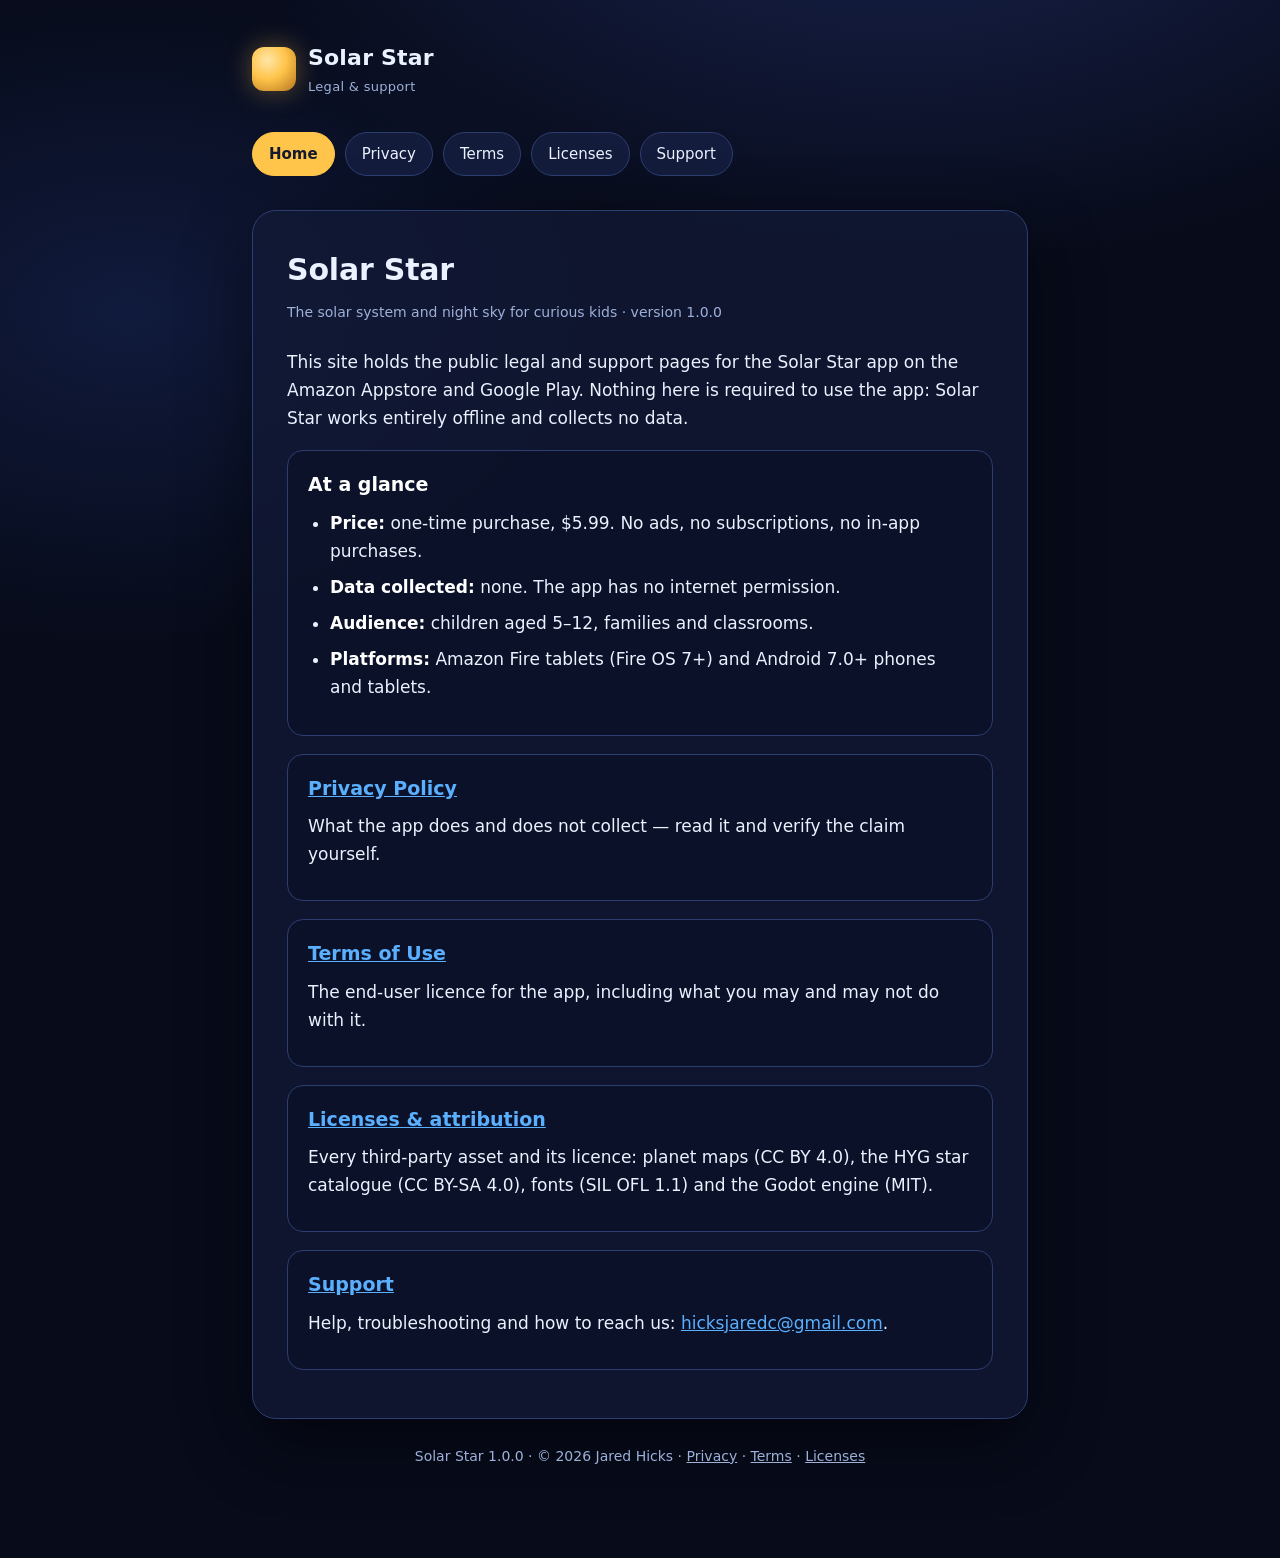
<file: index.html>
<!doctype html>
<html lang="en">
<head>
<meta charset="utf-8">
<meta name="viewport" content="width=device-width, initial-scale=1">
<title>Solar Star — Legal &amp; support</title>
<meta name="description" content="Privacy policy, terms of use, licences and support for the Solar Star kids' astronomy app.">
<link rel="stylesheet" href="style.css">
</head>
<body>
<div class="wrap">
  <header class="brand">
    <div class="mark" aria-hidden="true"></div>
    <h1>Solar Star<span>Legal &amp; support</span></h1>
  </header>

  <nav class="pills">
    <a href="index.html" aria-current="page">Home</a>
    <a href="privacy.html">Privacy</a>
    <a href="terms.html">Terms</a>
    <a href="licenses.html">Licenses</a>
    <a href="support.html">Support</a>
  </nav>

  <main>
    <h2>Solar Star</h2>
    <p class="updated">The solar system and night sky for curious kids &middot; version 1.0.0</p>

    <p>This site holds the public legal and support pages for the Solar Star app on the Amazon
      Appstore and Google Play. Nothing here is required to use the app: Solar Star works entirely
      offline and collects no data.</p>

    <div class="card">
      <h3>At a glance</h3>
      <ul>
        <li><strong>Price:</strong> one-time purchase, $5.99. No ads, no subscriptions, no in-app
          purchases.</li>
        <li><strong>Data collected:</strong> none. The app has no internet permission.</li>
        <li><strong>Audience:</strong> children aged 5&ndash;12, families and classrooms.</li>
        <li><strong>Platforms:</strong> Amazon Fire tablets (Fire OS 7+) and Android 7.0+
          phones and tablets.</li>
      </ul>
    </div>

    <div class="card">
      <h3><a href="privacy.html">Privacy Policy</a></h3>
      <p>What the app does and does not collect &mdash; read it and verify the claim yourself.</p>
    </div>

    <div class="card">
      <h3><a href="terms.html">Terms of Use</a></h3>
      <p>The end-user licence for the app, including what you may and may not do with it.</p>
    </div>

    <div class="card">
      <h3><a href="licenses.html">Licenses &amp; attribution</a></h3>
      <p>Every third-party asset and its licence: planet maps (CC BY 4.0), the HYG star catalogue
      (CC BY-SA 4.0), fonts (SIL OFL 1.1) and the Godot engine (MIT).</p>
    </div>

    <div class="card">
      <h3><a href="support.html">Support</a></h3>
      <p>Help, troubleshooting and how to reach us: <a href="mailto:hicksjaredc@gmail.com">hicksjaredc@gmail.com</a>.</p>
    </div>
  </main>

  <footer>
    Solar Star 1.0.0 &middot; &copy; 2026 Jared Hicks &middot;
    <a href="privacy.html">Privacy</a> &middot; <a href="terms.html">Terms</a> &middot;
    <a href="licenses.html">Licenses</a>
  </footer>
</div>
</body>
</html>
</file>
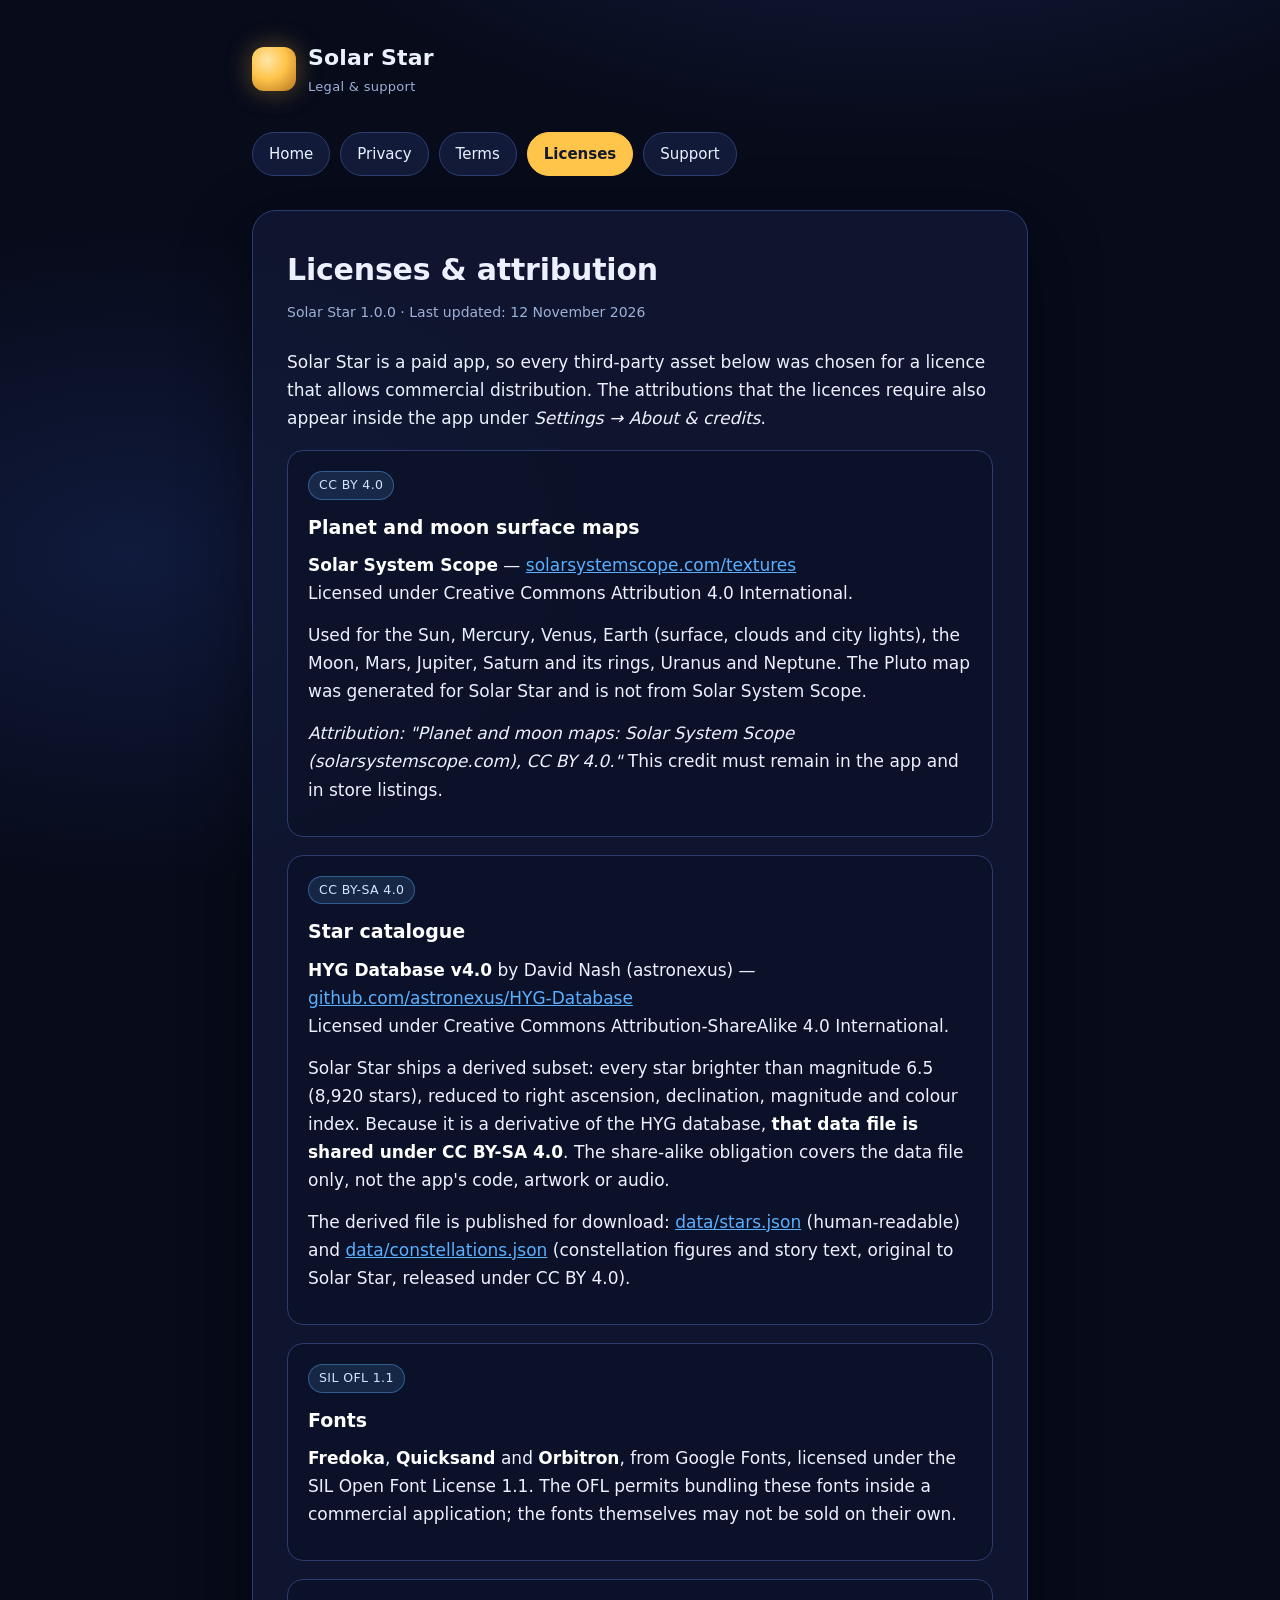
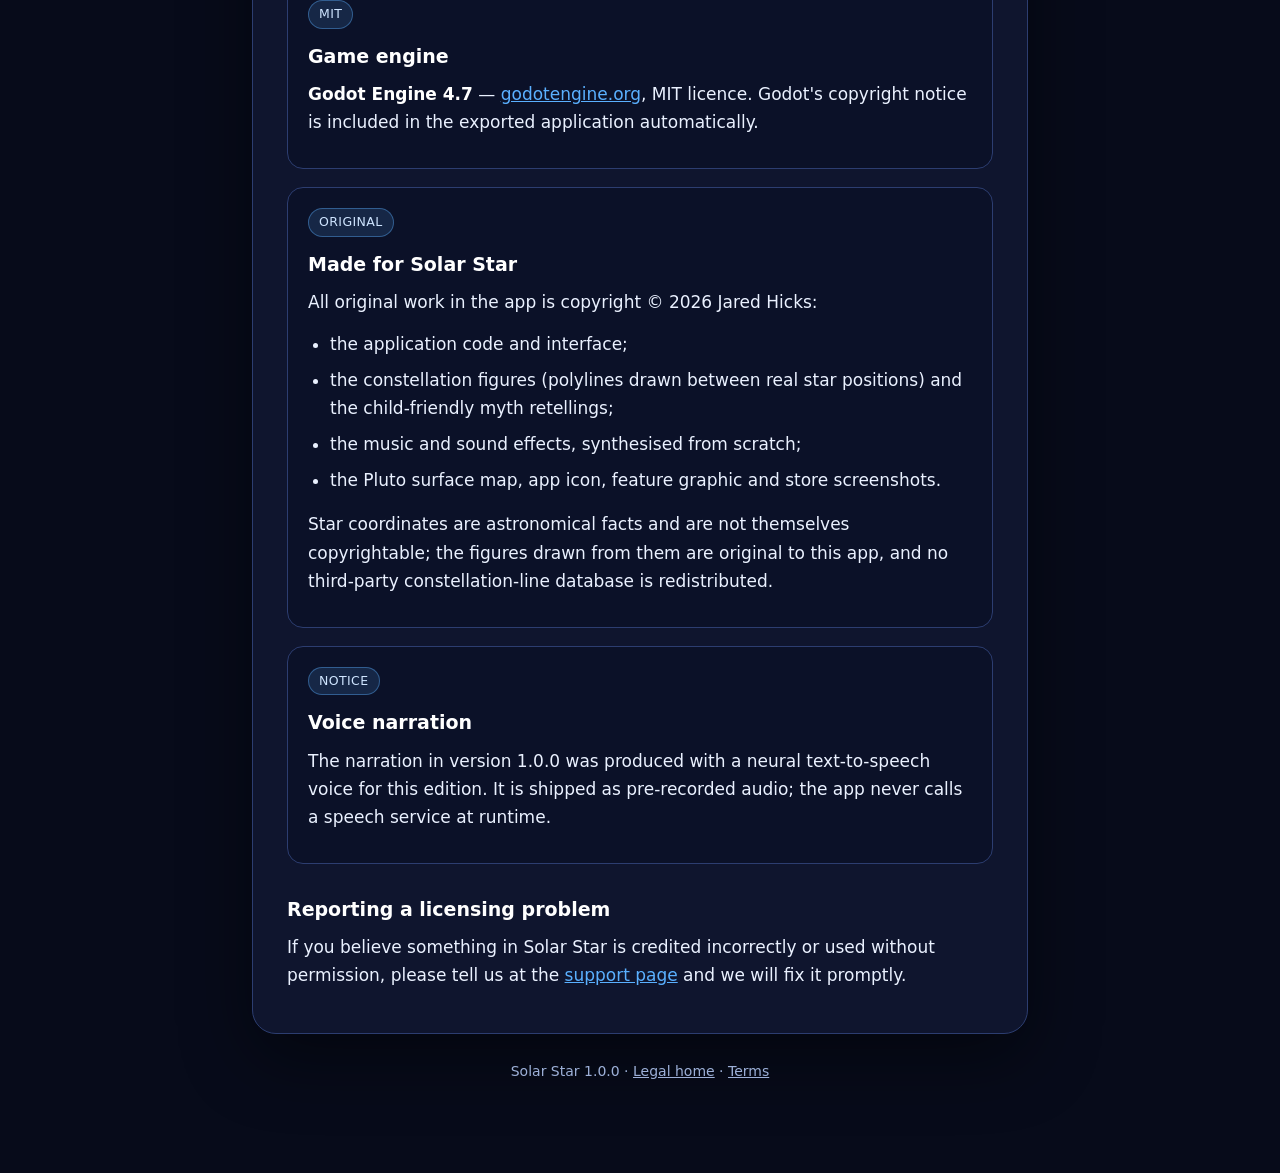
<file: licenses.html>
<!doctype html>
<html lang="en">
<head>
<meta charset="utf-8">
<meta name="viewport" content="width=device-width, initial-scale=1">
<title>Solar Star — Licenses and attribution</title>
<meta name="description" content="Third-party licences and attribution for Solar Star: planet maps, star catalogue, fonts and engine.">
<link rel="stylesheet" href="style.css">
</head>
<body>
<div class="wrap">
  <header class="brand">
    <div class="mark" aria-hidden="true"></div>
    <h1>Solar Star<span>Legal &amp; support</span></h1>
  </header>

  <nav class="pills">
    <a href="index.html">Home</a>
    <a href="privacy.html">Privacy</a>
    <a href="terms.html">Terms</a>
    <a href="licenses.html" aria-current="page">Licenses</a>
    <a href="support.html">Support</a>
  </nav>

  <main>
    <h2>Licenses &amp; attribution</h2>
    <p class="updated">Solar Star 1.0.0 &middot; Last updated: 12 November 2026</p>

    <p>Solar Star is a paid app, so every third-party asset below was chosen for a licence that
    allows commercial distribution. The attributions that the licences require also appear inside
    the app under <em>Settings &rarr; About &amp; credits</em>.</p>

    <div class="card">
      <span class="tag">CC BY 4.0</span>
      <h3>Planet and moon surface maps</h3>
      <p><strong>Solar System Scope</strong> &mdash;
        <a href="https://www.solarsystemscope.com/textures/">solarsystemscope.com/textures</a><br>
        Licensed under Creative Commons Attribution 4.0 International.</p>
      <p>Used for the Sun, Mercury, Venus, Earth (surface, clouds and city lights), the Moon, Mars,
        Jupiter, Saturn and its rings, Uranus and Neptune. The Pluto map was generated for Solar
        Star and is not from Solar System Scope.</p>
      <p><em>Attribution: "Planet and moon maps: Solar System Scope (solarsystemscope.com), CC BY
        4.0."</em> This credit must remain in the app and in store listings.</p>
    </div>

    <div class="card">
      <span class="tag">CC BY-SA 4.0</span>
      <h3>Star catalogue</h3>
      <p><strong>HYG Database v4.0</strong> by David Nash (astronexus) &mdash;
        <a href="https://github.com/astronexus/HYG-Database">github.com/astronexus/HYG-Database</a><br>
        Licensed under Creative Commons Attribution-ShareAlike 4.0 International.</p>
      <p>Solar Star ships a derived subset: every star brighter than magnitude 6.5 (8,920 stars),
        reduced to right ascension, declination, magnitude and colour index. Because it is a
        derivative of the HYG database, <strong>that data file is shared under CC BY-SA 4.0</strong>.
        The share-alike obligation covers the data file only, not the app's code, artwork or audio.</p>
      <p>The derived file is published for download:
        <a href="data/stars.json">data/stars.json</a> (human-readable) and
        <a href="data/constellations.json">data/constellations.json</a> (constellation figures and
        story text, original to Solar Star, released under CC BY 4.0).</p>
    </div>

    <div class="card">
      <span class="tag">SIL OFL 1.1</span>
      <h3>Fonts</h3>
      <p><strong>Fredoka</strong>, <strong>Quicksand</strong> and <strong>Orbitron</strong>, from
        Google Fonts, licensed under the SIL Open Font License 1.1. The OFL permits bundling these
        fonts inside a commercial application; the fonts themselves may not be sold on their own.</p>
    </div>

    <div class="card">
      <span class="tag">MIT</span>
      <h3>Game engine</h3>
      <p><strong>Godot Engine 4.7</strong> &mdash; <a href="https://godotengine.org">godotengine.org</a>,
        MIT licence. Godot's copyright notice is included in the exported application
        automatically.</p>
    </div>

    <div class="card">
      <span class="tag">Original</span>
      <h3>Made for Solar Star</h3>
      <p>All original work in the app is copyright &copy; 2026 Jared Hicks:</p>
      <ul>
        <li>the application code and interface;</li>
        <li>the constellation figures (polylines drawn between real star positions) and the
          child-friendly myth retellings;</li>
        <li>the music and sound effects, synthesised from scratch;</li>
        <li>the Pluto surface map, app icon, feature graphic and store screenshots.</li>
      </ul>
      <p>Star coordinates are astronomical facts and are not themselves copyrightable; the figures
        drawn from them are original to this app, and no third-party constellation-line database is
        redistributed.</p>
    </div>

    <div class="card">
      <span class="tag">Notice</span>
      <h3>Voice narration</h3>
      <p>The narration in version 1.0.0 was produced with a neural text-to-speech voice for this
        edition. It is shipped as pre-recorded audio; the app never calls a speech service at
        runtime.</p>
    </div>

    <h3>Reporting a licensing problem</h3>
    <p>If you believe something in Solar Star is credited incorrectly or used without permission,
    please tell us at the <a href="support.html">support page</a> and we will fix it promptly.</p>
  </main>

  <footer>
    Solar Star 1.0.0 &middot; <a href="index.html">Legal home</a> &middot;
    <a href="terms.html">Terms</a>
  </footer>
</div>
</body>
</html>
</file>
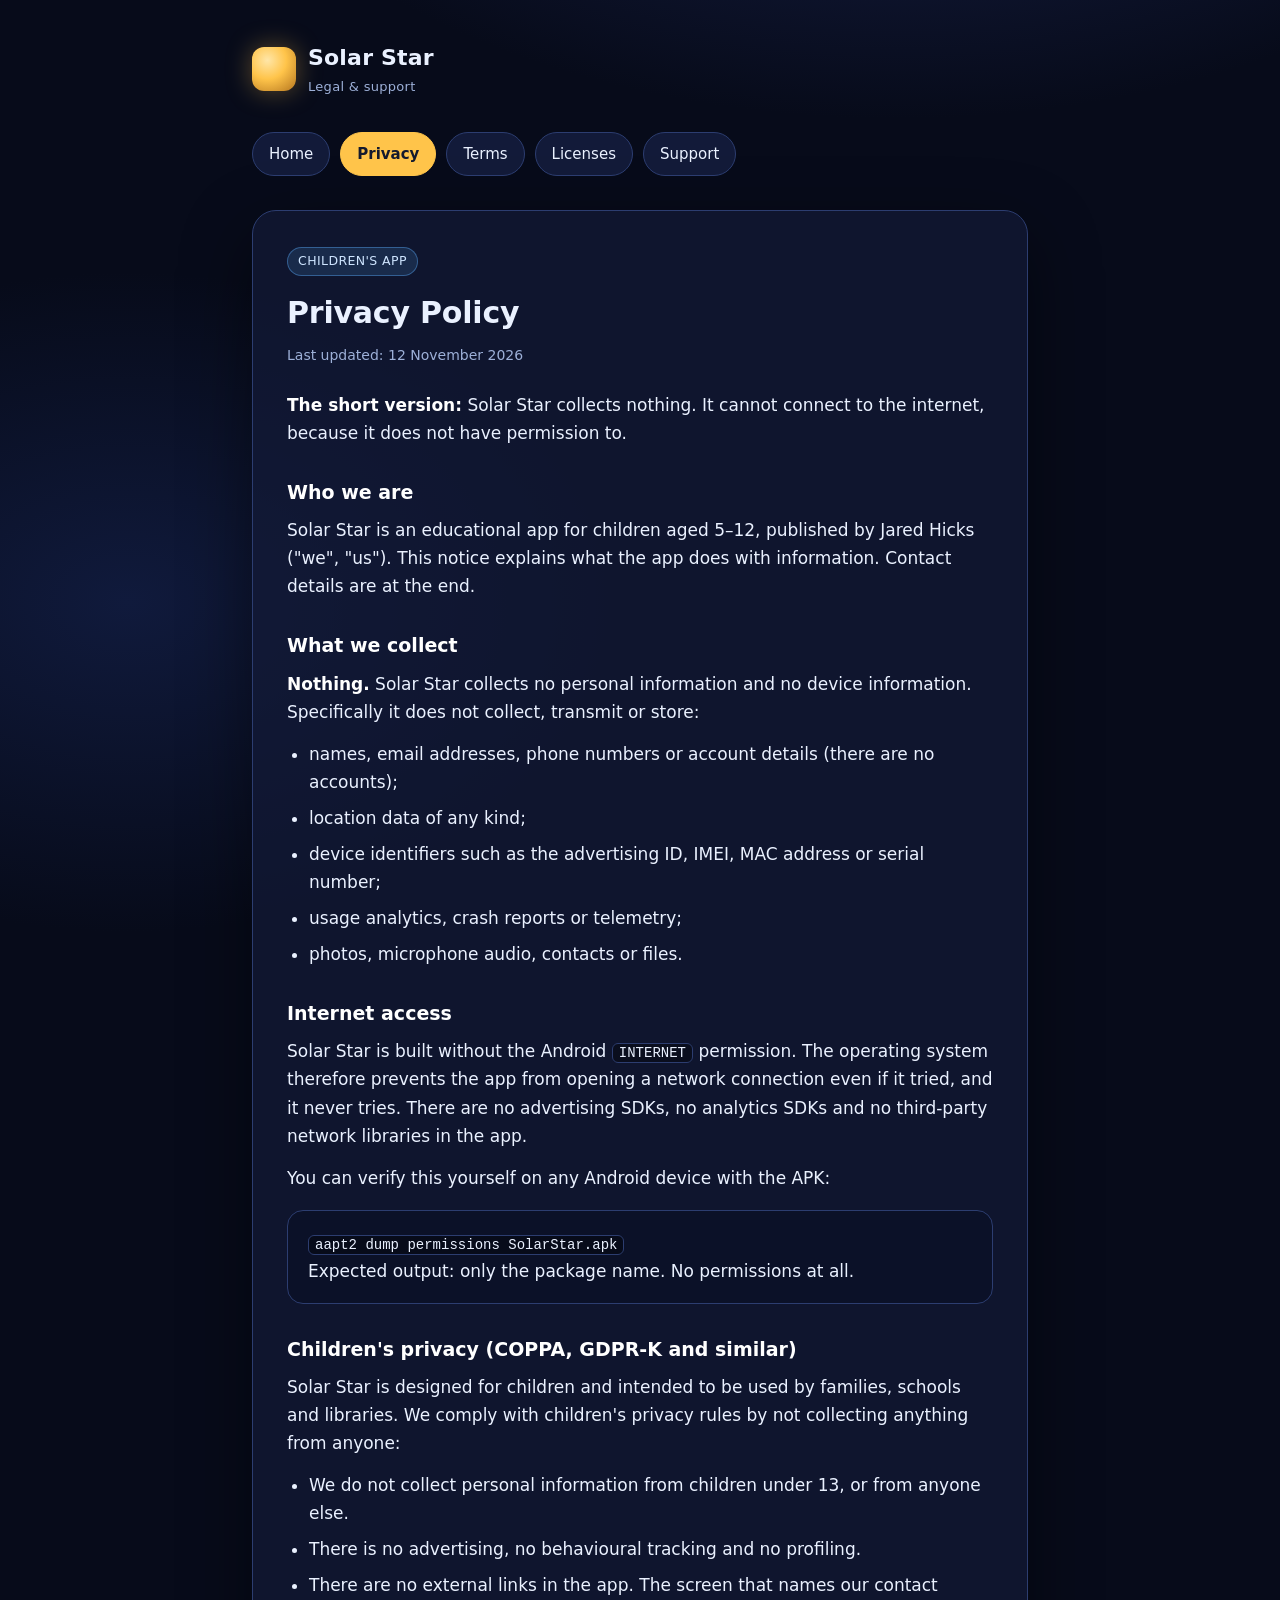
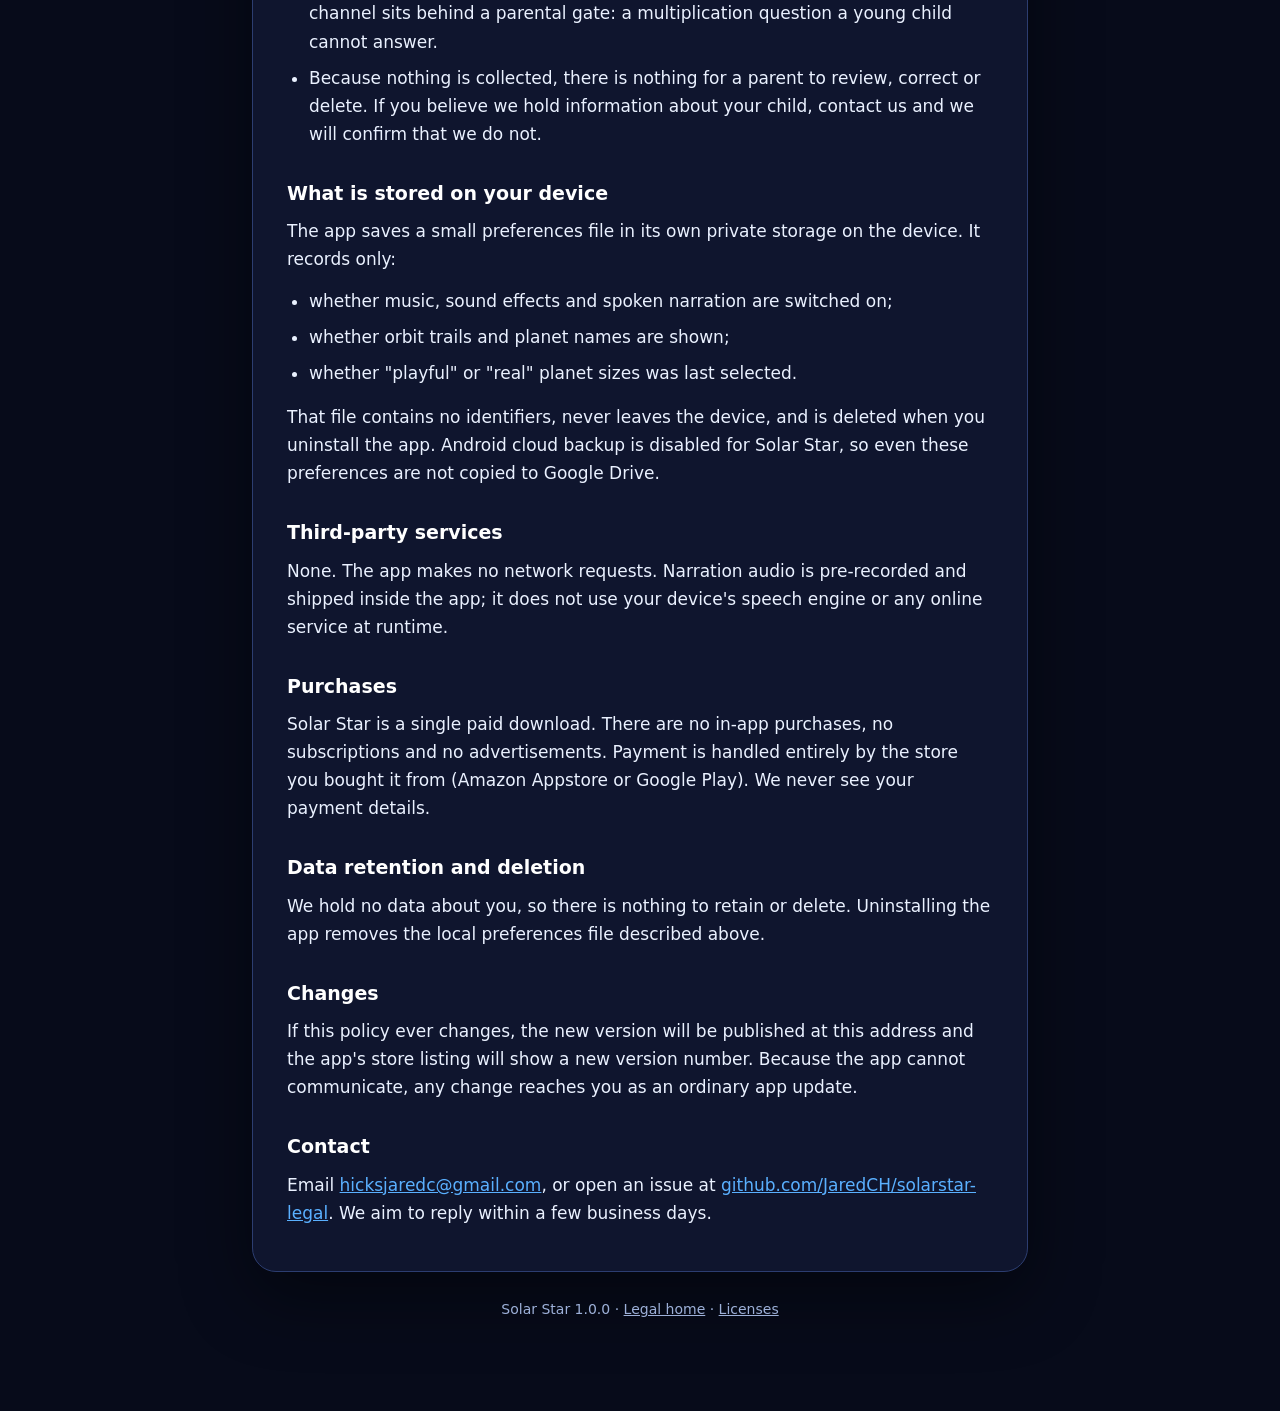
<file: privacy.html>
<!doctype html>
<html lang="en">
<head>
<meta charset="utf-8">
<meta name="viewport" content="width=device-width, initial-scale=1">
<title>Solar Star — Privacy Policy</title>
<meta name="description" content="Solar Star collects no data. It has no internet permission, no ads and no tracking.">
<link rel="stylesheet" href="style.css">
</head>
<body>
<div class="wrap">
  <header class="brand">
    <div class="mark" aria-hidden="true"></div>
    <h1>Solar Star<span>Legal &amp; support</span></h1>
  </header>

  <nav class="pills">
    <a href="index.html">Home</a>
    <a href="privacy.html" aria-current="page">Privacy</a>
    <a href="terms.html">Terms</a>
    <a href="licenses.html">Licenses</a>
    <a href="support.html">Support</a>
  </nav>

  <main>
    <span class="tag">Children's app</span>
    <h2>Privacy Policy</h2>
    <p class="updated">Last updated: 12 November 2026</p>

    <p><strong>The short version:</strong> Solar Star collects nothing. It cannot connect to the
    internet, because it does not have permission to.</p>

    <h3>Who we are</h3>
    <p>Solar Star is an educational app for children aged 5&ndash;12, published by Jared Hicks
    ("we", "us"). This notice explains what the app does with information. Contact details are at
    the end.</p>

    <h3>What we collect</h3>
    <p><strong>Nothing.</strong> Solar Star collects no personal information and no device
    information. Specifically it does not collect, transmit or store:</p>
    <ul>
      <li>names, email addresses, phone numbers or account details (there are no accounts);</li>
      <li>location data of any kind;</li>
      <li>device identifiers such as the advertising ID, IMEI, MAC address or serial number;</li>
      <li>usage analytics, crash reports or telemetry;</li>
      <li>photos, microphone audio, contacts or files.</li>
    </ul>

    <h3>Internet access</h3>
    <p>Solar Star is built without the Android <code>INTERNET</code> permission. The operating
    system therefore prevents the app from opening a network connection even if it tried, and it
    never tries. There are no advertising SDKs, no analytics SDKs and no third-party network
    libraries in the app.</p>
    <p>You can verify this yourself on any Android device with the APK:</p>
    <div class="card">
      <p style="margin:0"><code>aapt2 dump permissions SolarStar.apk</code><br>
      Expected output: only the package name. No permissions at all.</p>
    </div>

    <h3>Children's privacy (COPPA, GDPR-K and similar)</h3>
    <p>Solar Star is designed for children and intended to be used by families, schools and
    libraries. We comply with children's privacy rules by not collecting anything from anyone:</p>
    <ul>
      <li>We do not collect personal information from children under 13, or from anyone else.</li>
      <li>There is no advertising, no behavioural tracking and no profiling.</li>
      <li>There are no external links in the app. The screen that names our contact channel sits
        behind a parental gate: a multiplication question a young child cannot answer.</li>
      <li>Because nothing is collected, there is nothing for a parent to review, correct or
        delete. If you believe we hold information about your child, contact us and we will
        confirm that we do not.</li>
    </ul>

    <h3>What is stored on your device</h3>
    <p>The app saves a small preferences file in its own private storage on the device. It records
    only:</p>
    <ul>
      <li>whether music, sound effects and spoken narration are switched on;</li>
      <li>whether orbit trails and planet names are shown;</li>
      <li>whether "playful" or "real" planet sizes was last selected.</li>
    </ul>
    <p>That file contains no identifiers, never leaves the device, and is deleted when you
    uninstall the app. Android cloud backup is disabled for Solar Star, so even these preferences
    are not copied to Google Drive.</p>

    <h3>Third-party services</h3>
    <p>None. The app makes no network requests. Narration audio is pre-recorded and shipped inside
    the app; it does not use your device's speech engine or any online service at runtime.</p>

    <h3>Purchases</h3>
    <p>Solar Star is a single paid download. There are no in-app purchases, no subscriptions and no
    advertisements. Payment is handled entirely by the store you bought it from (Amazon Appstore or
    Google Play). We never see your payment details.</p>

    <h3>Data retention and deletion</h3>
    <p>We hold no data about you, so there is nothing to retain or delete. Uninstalling the app
    removes the local preferences file described above.</p>

    <h3>Changes</h3>
    <p>If this policy ever changes, the new version will be published at this address and the app's
    store listing will show a new version number. Because the app cannot communicate, any change
    reaches you as an ordinary app update.</p>

    <h3>Contact</h3>
    <p>Email <a href="mailto:hicksjaredc@gmail.com">hicksjaredc@gmail.com</a>, or open an issue at
    <a href="https://github.com/JaredCH/solarstar-legal/issues">github.com/JaredCH/solarstar-legal</a>.
    We aim to reply within a few business days.</p>
  </main>

  <footer>
    Solar Star 1.0.0 &middot; <a href="index.html">Legal home</a> &middot;
    <a href="licenses.html">Licenses</a>
  </footer>
</div>
</body>
</html>
</file>
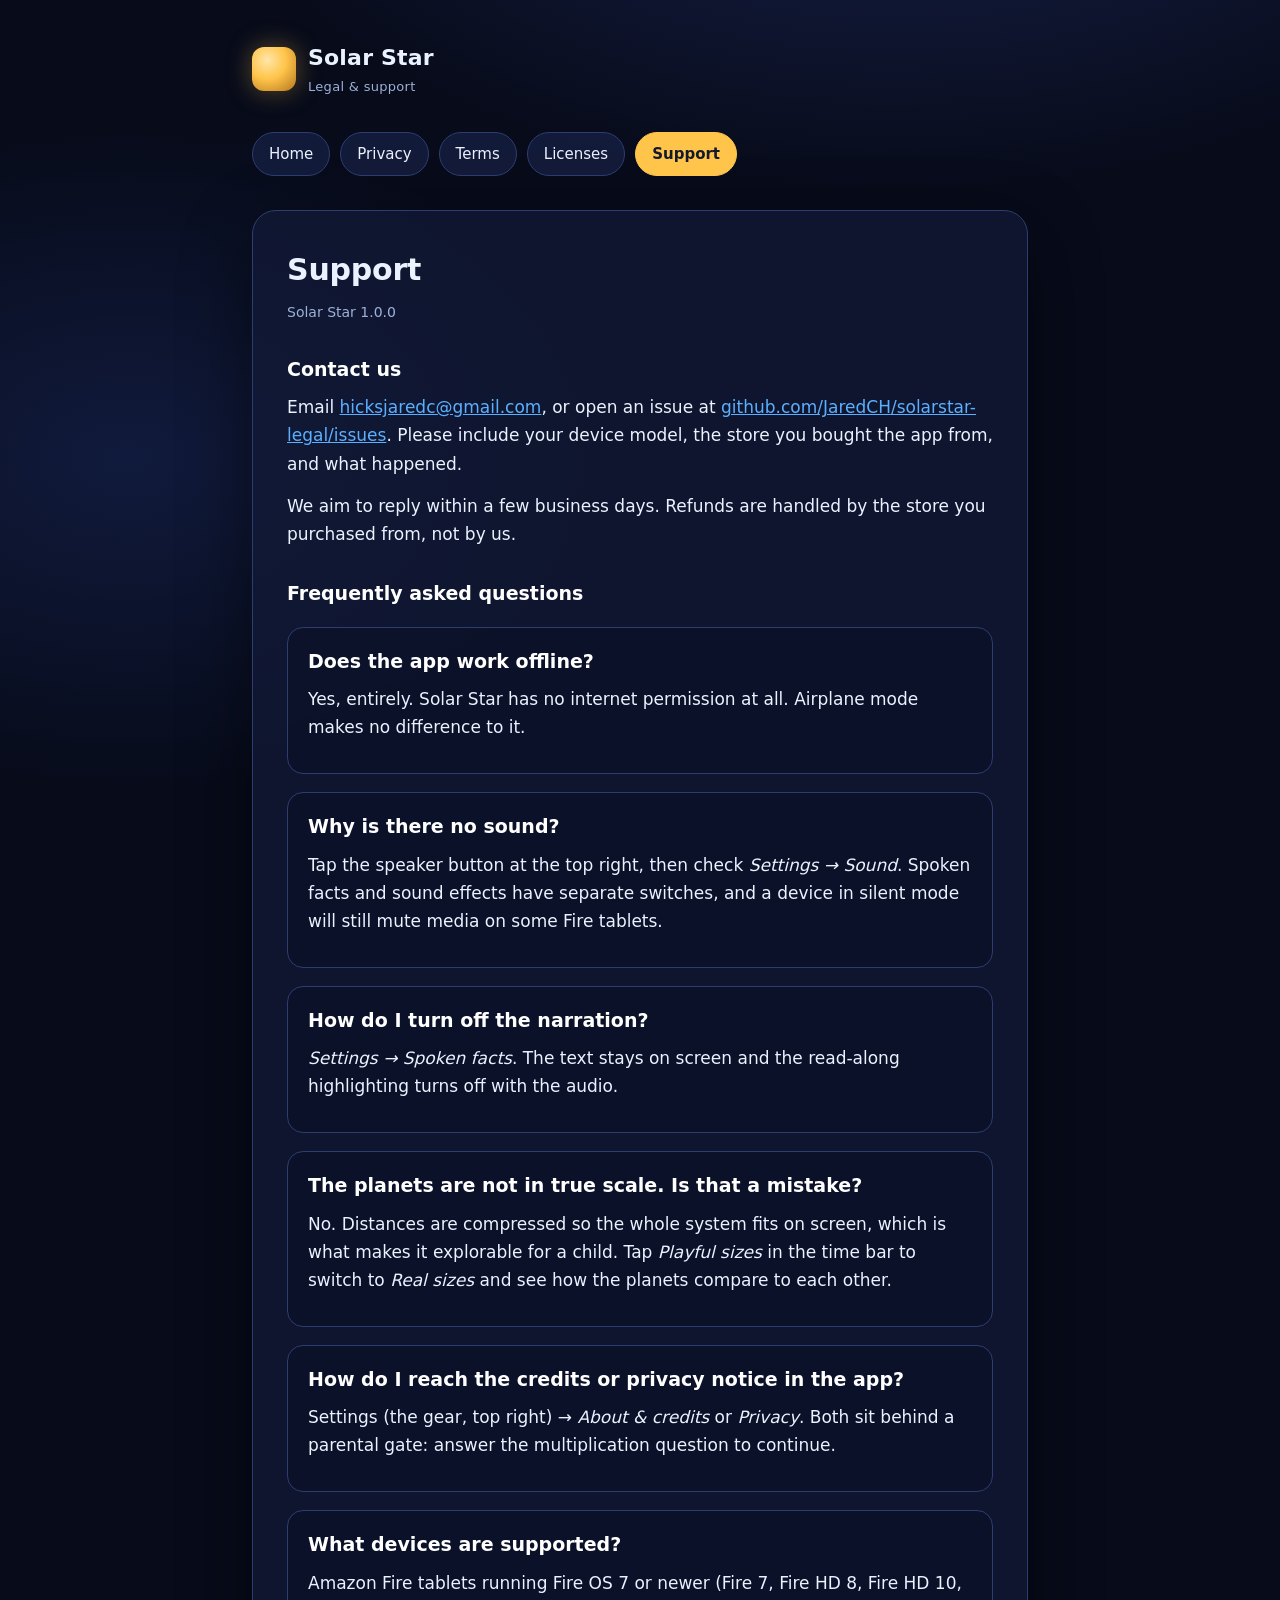
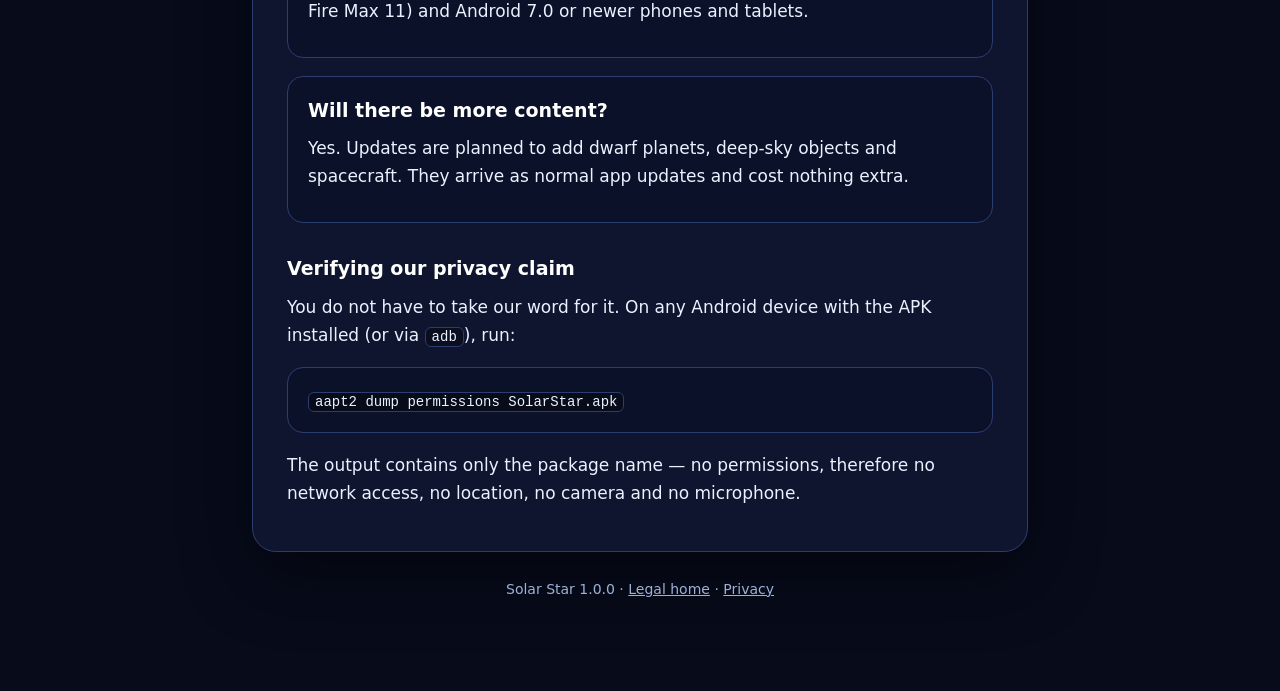
<file: support.html>
<!doctype html>
<html lang="en">
<head>
<meta charset="utf-8">
<meta name="viewport" content="width=device-width, initial-scale=1">
<title>Solar Star — Support</title>
<meta name="description" content="Help and contact for the Solar Star kids' astronomy app.">
<link rel="stylesheet" href="style.css">
</head>
<body>
<div class="wrap">
  <header class="brand">
    <div class="mark" aria-hidden="true"></div>
    <h1>Solar Star<span>Legal &amp; support</span></h1>
  </header>

  <nav class="pills">
    <a href="index.html">Home</a>
    <a href="privacy.html">Privacy</a>
    <a href="terms.html">Terms</a>
    <a href="licenses.html">Licenses</a>
    <a href="support.html" aria-current="page">Support</a>
  </nav>

  <main>
    <h2>Support</h2>
    <p class="updated">Solar Star 1.0.0</p>

    <h3>Contact us</h3>
    <p>Email <a href="mailto:hicksjaredc@gmail.com">hicksjaredc@gmail.com</a>, or open an issue at
      <a href="https://github.com/JaredCH/solarstar-legal/issues">github.com/JaredCH/solarstar-legal/issues</a>.
      Please include your device model, the store you bought the app from, and what happened.</p>
    <p>We aim to reply within a few business days. Refunds are handled by the store you purchased
      from, not by us.</p>

    <h3>Frequently asked questions</h3>

    <div class="card">
      <h3>Does the app work offline?</h3>
      <p>Yes, entirely. Solar Star has no internet permission at all. Airplane mode makes no
        difference to it.</p>
    </div>

    <div class="card">
      <h3>Why is there no sound?</h3>
      <p>Tap the speaker button at the top right, then check <em>Settings &rarr; Sound</em>. Spoken
        facts and sound effects have separate switches, and a device in silent mode will still mute
        media on some Fire tablets.</p>
    </div>

    <div class="card">
      <h3>How do I turn off the narration?</h3>
      <p><em>Settings &rarr; Spoken facts</em>. The text stays on screen and the read-along
        highlighting turns off with the audio.</p>
    </div>

    <div class="card">
      <h3>The planets are not in true scale. Is that a mistake?</h3>
      <p>No. Distances are compressed so the whole system fits on screen, which is what makes it
        explorable for a child. Tap <em>Playful sizes</em> in the time bar to switch to
        <em>Real sizes</em> and see how the planets compare to each other.</p>
    </div>

    <div class="card">
      <h3>How do I reach the credits or privacy notice in the app?</h3>
      <p>Settings (the gear, top right) &rarr; <em>About &amp; credits</em> or <em>Privacy</em>.
        Both sit behind a parental gate: answer the multiplication question to continue.</p>
    </div>

    <div class="card">
      <h3>What devices are supported?</h3>
      <p>Amazon Fire tablets running Fire OS 7 or newer (Fire 7, Fire HD 8, Fire HD 10, Fire Max
        11) and Android 7.0 or newer phones and tablets.</p>
    </div>

    <div class="card">
      <h3>Will there be more content?</h3>
      <p>Yes. Updates are planned to add dwarf planets, deep-sky objects and spacecraft. They arrive
        as normal app updates and cost nothing extra.</p>
    </div>

    <h3>Verifying our privacy claim</h3>
    <p>You do not have to take our word for it. On any Android device with the APK installed (or
      via <code>adb</code>), run:</p>
    <div class="card">
      <p style="margin:0"><code>aapt2 dump permissions SolarStar.apk</code></p>
    </div>
    <p>The output contains only the package name &mdash; no permissions, therefore no network
      access, no location, no camera and no microphone.</p>
  </main>

  <footer>
    Solar Star 1.0.0 &middot; <a href="index.html">Legal home</a> &middot;
    <a href="privacy.html">Privacy</a>
  </footer>
</div>
</body>
</html>
</file>
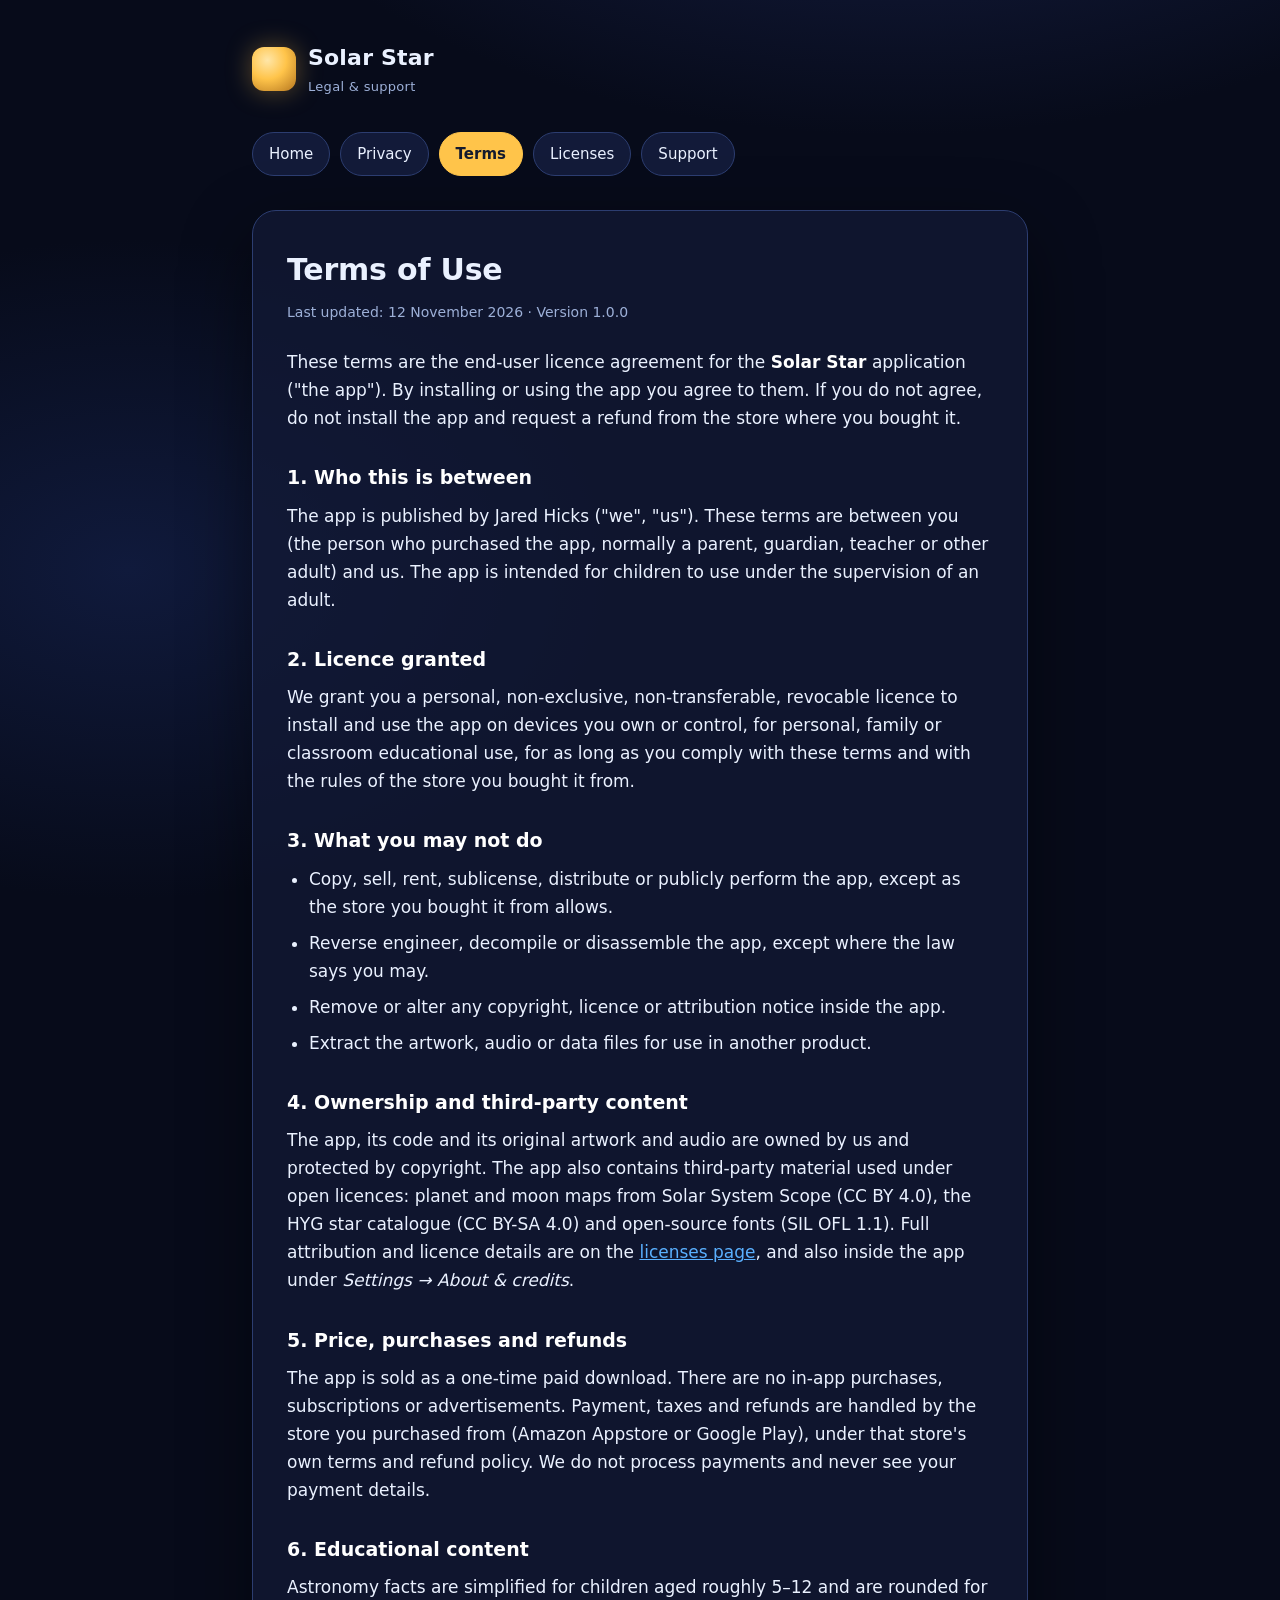
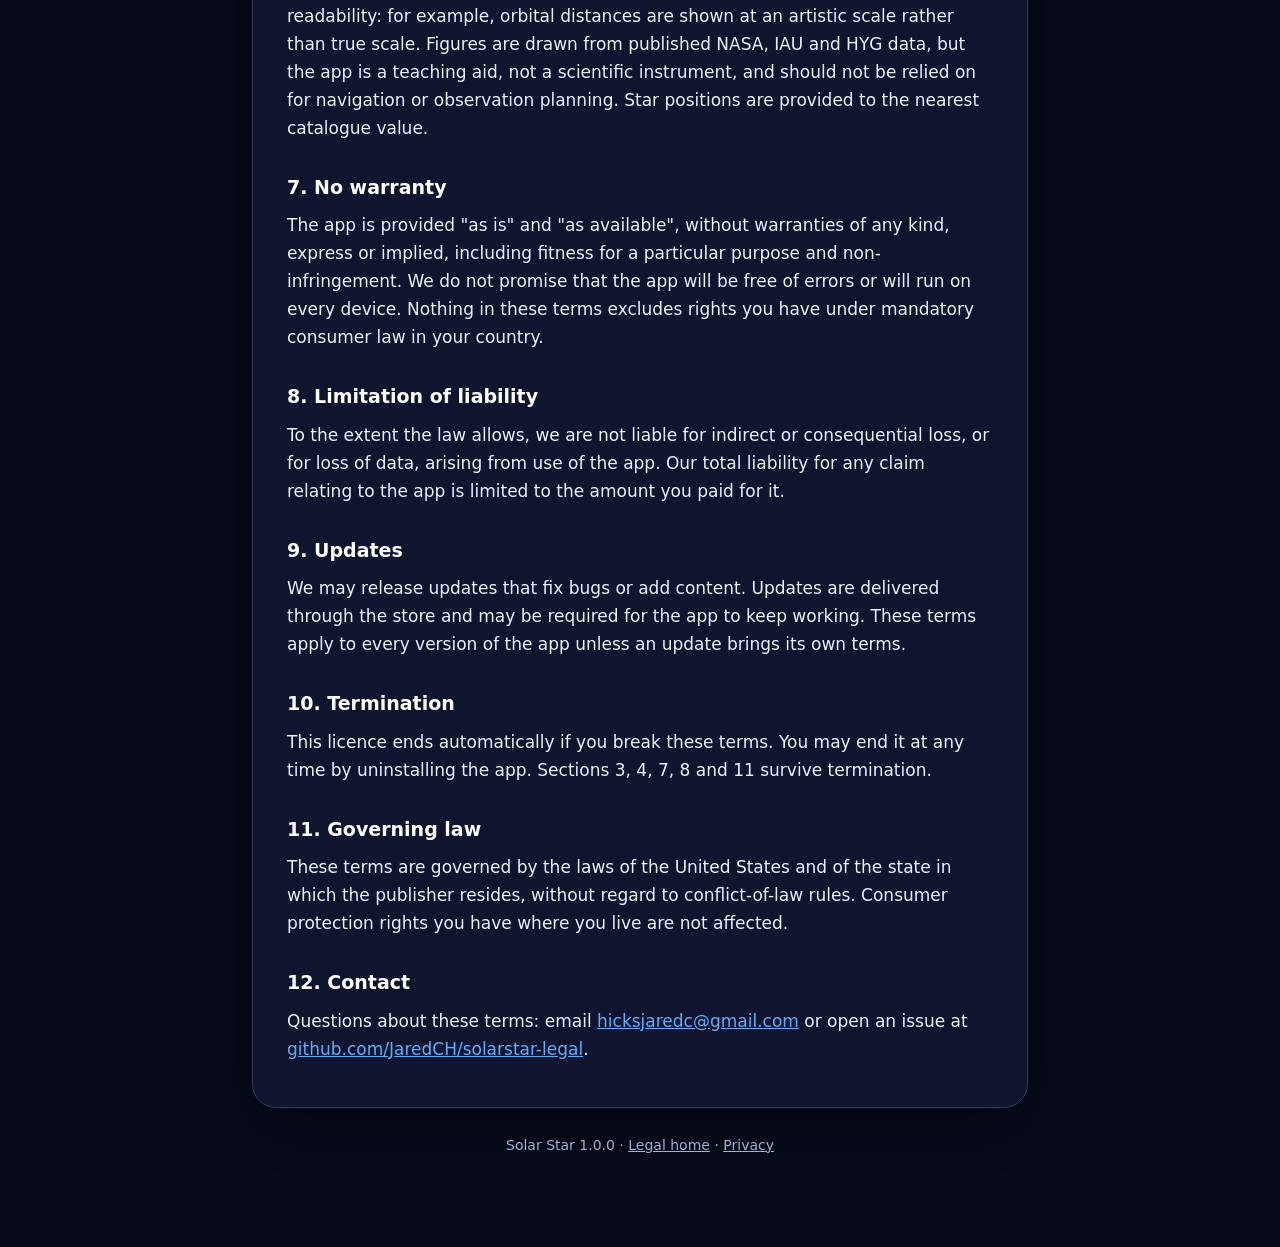
<file: terms.html>
<!doctype html>
<html lang="en">
<head>
<meta charset="utf-8">
<meta name="viewport" content="width=device-width, initial-scale=1">
<title>Solar Star — Terms of Use</title>
<meta name="description" content="Terms of use and licence terms for the Solar Star app.">
<link rel="stylesheet" href="style.css">
</head>
<body>
<div class="wrap">
  <header class="brand">
    <div class="mark" aria-hidden="true"></div>
    <h1>Solar Star<span>Legal &amp; support</span></h1>
  </header>

  <nav class="pills">
    <a href="index.html">Home</a>
    <a href="privacy.html">Privacy</a>
    <a href="terms.html" aria-current="page">Terms</a>
    <a href="licenses.html">Licenses</a>
    <a href="support.html">Support</a>
  </nav>

  <main>
    <h2>Terms of Use</h2>
    <p class="updated">Last updated: 12 November 2026 &middot; Version 1.0.0</p>

    <p>These terms are the end-user licence agreement for the <strong>Solar Star</strong>
    application ("the app"). By installing or using the app you agree to them. If you do not agree,
    do not install the app and request a refund from the store where you bought it.</p>

    <h3>1. Who this is between</h3>
    <p>The app is published by Jared Hicks ("we", "us"). These terms are between you (the person
    who purchased the app, normally a parent, guardian, teacher or other adult) and us. The app is
    intended for children to use under the supervision of an adult.</p>

    <h3>2. Licence granted</h3>
    <p>We grant you a personal, non-exclusive, non-transferable, revocable licence to install and
    use the app on devices you own or control, for personal, family or classroom educational use,
    for as long as you comply with these terms and with the rules of the store you bought it
    from.</p>

    <h3>3. What you may not do</h3>
    <ul>
      <li>Copy, sell, rent, sublicense, distribute or publicly perform the app, except as the store
        you bought it from allows.</li>
      <li>Reverse engineer, decompile or disassemble the app, except where the law says you may.</li>
      <li>Remove or alter any copyright, licence or attribution notice inside the app.</li>
      <li>Extract the artwork, audio or data files for use in another product.</li>
    </ul>

    <h3>4. Ownership and third-party content</h3>
    <p>The app, its code and its original artwork and audio are owned by us and protected by
    copyright. The app also contains third-party material used under open licences: planet and moon
    maps from Solar System Scope (CC BY 4.0), the HYG star catalogue (CC BY-SA 4.0) and open-source
    fonts (SIL OFL 1.1). Full attribution and licence details are on the
    <a href="licenses.html">licenses page</a>, and also inside the app under
    <em>Settings &rarr; About &amp; credits</em>.</p>

    <h3>5. Price, purchases and refunds</h3>
    <p>The app is sold as a one-time paid download. There are no in-app purchases, subscriptions or
    advertisements. Payment, taxes and refunds are handled by the store you purchased from
    (Amazon Appstore or Google Play), under that store's own terms and refund policy. We do not
    process payments and never see your payment details.</p>

    <h3>6. Educational content</h3>
    <p>Astronomy facts are simplified for children aged roughly 5&ndash;12 and are rounded for
    readability: for example, orbital distances are shown at an artistic scale rather than true
    scale. Figures are drawn from published NASA, IAU and HYG data, but the app is a teaching aid,
    not a scientific instrument, and should not be relied on for navigation or observation
    planning. Star positions are provided to the nearest catalogue value.</p>

    <h3>7. No warranty</h3>
    <p>The app is provided "as is" and "as available", without warranties of any kind, express or
    implied, including fitness for a particular purpose and non-infringement. We do not promise
    that the app will be free of errors or will run on every device. Nothing in these terms
    excludes rights you have under mandatory consumer law in your country.</p>

    <h3>8. Limitation of liability</h3>
    <p>To the extent the law allows, we are not liable for indirect or consequential loss, or for
    loss of data, arising from use of the app. Our total liability for any claim relating to the
    app is limited to the amount you paid for it.</p>

    <h3>9. Updates</h3>
    <p>We may release updates that fix bugs or add content. Updates are delivered through the store
    and may be required for the app to keep working. These terms apply to every version of the app
    unless an update brings its own terms.</p>

    <h3>10. Termination</h3>
    <p>This licence ends automatically if you break these terms. You may end it at any time by
    uninstalling the app. Sections 3, 4, 7, 8 and 11 survive termination.</p>

    <h3>11. Governing law</h3>
    <p>These terms are governed by the laws of the United States and of the state in which the
    publisher resides, without regard to conflict-of-law rules. Consumer protection rights you have
    where you live are not affected.</p>

    <h3>12. Contact</h3>
    <p>Questions about these terms: email
    <a href="mailto:hicksjaredc@gmail.com">hicksjaredc@gmail.com</a> or open an issue at
    <a href="https://github.com/JaredCH/solarstar-legal/issues">github.com/JaredCH/solarstar-legal</a>.</p>
  </main>

  <footer>
    Solar Star 1.0.0 &middot; <a href="index.html">Legal home</a> &middot;
    <a href="privacy.html">Privacy</a>
  </footer>
</div>
</body>
</html>
</file>
<file: style.css>
:root {
  --bg: #070b1a;
  --panel: #121a36;
  --edge: #2c3d70;
  --text: #eaf1ff;
  --dim: #9db0d8;
  --gold: #ffc44a;
  --blue: #5ab0ff;
}

* { box-sizing: border-box; }

html { scroll-behavior: smooth; }

body {
  margin: 0;
  background:
    radial-gradient(1200px 700px at 70% -10%, #1a2450 0%, transparent 60%),
    radial-gradient(900px 600px at 10% 20%, #101a3c 0%, transparent 55%),
    var(--bg);
  color: var(--text);
  font: 17px/1.65 "Segoe UI", system-ui, -apple-system, Roboto, Helvetica, Arial, sans-serif;
  min-height: 100vh;
}

.wrap {
  max-width: 820px;
  margin: 0 auto;
  padding: 40px 22px 90px;
}

header.brand {
  display: flex;
  align-items: center;
  gap: 12px;
  margin-bottom: 34px;
}

.mark {
  width: 44px;
  height: 44px;
  border-radius: 12px;
  background: radial-gradient(circle at 35% 30%, #ffe6a8, #ffc44a 45%, #b5761f 100%);
  box-shadow: 0 0 26px rgba(255, 196, 74, 0.35);
  flex: 0 0 auto;
}

.brand h1 {
  font-size: 22px;
  margin: 0;
  letter-spacing: 0.2px;
}

.brand span {
  display: block;
  font-size: 13px;
  color: var(--dim);
  font-weight: 400;
  letter-spacing: 0.3px;
}

nav.pills {
  display: flex;
  flex-wrap: wrap;
  gap: 10px;
  margin: 0 0 34px;
}

nav.pills a {
  display: inline-block;
  padding: 9px 16px;
  border-radius: 999px;
  border: 1px solid var(--edge);
  background: rgba(24, 34, 71, 0.7);
  color: var(--text);
  text-decoration: none;
  font-size: 15px;
}

nav.pills a:hover { border-color: var(--blue); }
nav.pills a[aria-current="page"] {
  background: var(--gold);
  border-color: var(--gold);
  color: #141a2e;
  font-weight: 600;
}

main {
  background: rgba(18, 26, 54, 0.72);
  border: 1px solid var(--edge);
  border-radius: 24px;
  padding: 34px 34px 30px;
  box-shadow: 0 24px 70px rgba(0, 0, 0, 0.45);
}

h2 {
  font-size: 30px;
  margin: 0 0 6px;
  letter-spacing: -0.2px;
}

h3 {
  font-size: 19px;
  margin: 30px 0 8px;
  color: #fff;
}

.updated {
  color: var(--dim);
  font-size: 14px;
  margin: 0 0 24px;
}

p { margin: 0 0 14px; }

ul { margin: 0 0 16px; padding-left: 22px; }
li { margin: 0 0 8px; }

a { color: var(--blue); }

strong { color: #fff; }

.card {
  border: 1px solid var(--edge);
  background: rgba(10, 16, 38, 0.65);
  border-radius: 16px;
  padding: 18px 20px;
  margin: 18px 0;
}

.card h3 { margin-top: 0; }

.tag {
  display: inline-block;
  padding: 3px 10px;
  border-radius: 999px;
  background: rgba(90, 176, 255, 0.14);
  border: 1px solid rgba(90, 176, 255, 0.4);
  color: #cfe5ff;
  font-size: 12.5px;
  letter-spacing: 0.4px;
  text-transform: uppercase;
  margin-bottom: 12px;
}

footer {
  margin-top: 26px;
  color: var(--dim);
  font-size: 14px;
  text-align: center;
}

footer a { color: var(--dim); }

code {
  background: rgba(0, 0, 0, 0.35);
  border: 1px solid var(--edge);
  padding: 1px 6px;
  border-radius: 6px;
  font-size: 14px;
}

table {
  width: 100%;
  border-collapse: collapse;
  margin: 14px 0 20px;
  font-size: 15px;
}
th, td {
  text-align: left;
  padding: 10px 12px;
  border-bottom: 1px solid rgba(44, 61, 112, 0.7);
  vertical-align: top;
}
th { color: var(--dim); font-weight: 600; }

@media (max-width: 560px) {
  main { padding: 24px 18px; }
  h2 { font-size: 25px; }
}
</file>
